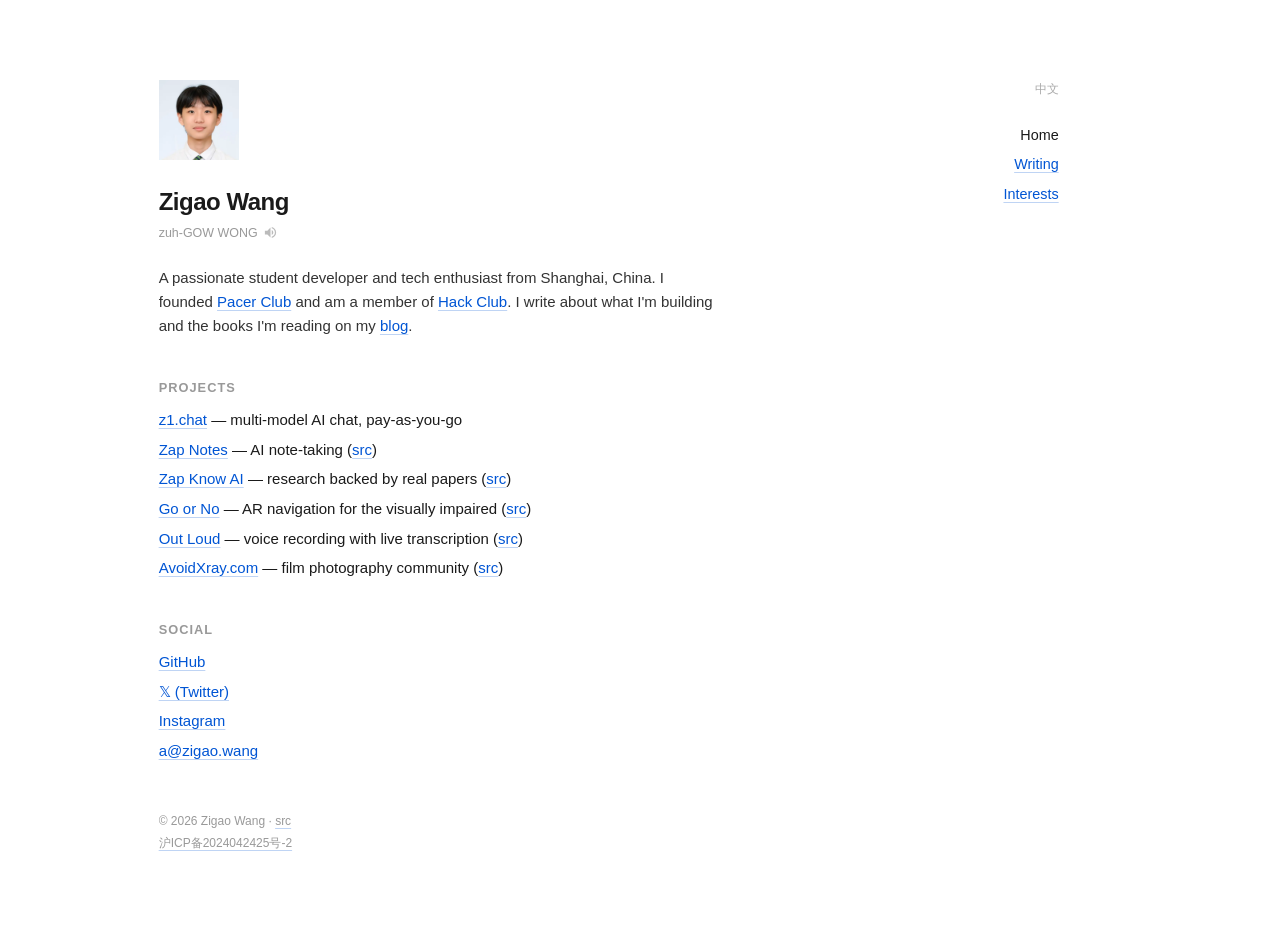
<file: index.html>
<!DOCTYPE html>
<html lang="en">
<head>
  <meta charset="UTF-8">
  <meta name="viewport" content="width=device-width, initial-scale=1.0">
  <title>Zigao Wang</title>
  <link rel="icon" type="image/png" href="/favicon/favicon-96x96.png" sizes="96x96">
  <link rel="icon" type="image/svg+xml" href="/favicon/favicon.svg">
  <link rel="shortcut icon" href="/favicon/favicon.ico">
  <link rel="apple-touch-icon" sizes="180x180" href="/favicon/apple-touch-icon.png">
  <link rel="manifest" href="/favicon/site.webmanifest">
  <link rel="stylesheet" href="styles.css">
  <meta name="description" content="Zigao Wang (王子高) — student developer in Shanghai building z1.chat, Zap Notes, and other apps. Founder of Pacer Club, Hack Club member.">
  <meta property="og:title" content="Zigao Wang — Student Developer in Shanghai">
  <meta property="og:description" content="Building z1.chat, Zap Notes, Go or No, and other apps. Founder of Pacer Club, Hack Club member.">
  <meta property="og:url" content="https://zigao.wang/">
  <meta property="og:type" content="website">
  <meta property="og:image" content="https://zigao.wang/zigao.webp">
  <meta property="og:locale" content="en_US">
  <meta property="og:locale:alternate" content="zh_CN">
  <meta name="twitter:card" content="summary">
  <meta name="twitter:site" content="@zigaow">
  <meta name="twitter:title" content="Zigao Wang — Student Developer in Shanghai">
  <meta name="twitter:description" content="Building z1.chat, Zap Notes, Go or No, and other apps.">
  <meta name="twitter:image" content="https://zigao.wang/zigao.webp">
  <link rel="canonical" href="https://zigao.wang/">
  <link rel="alternate" hreflang="zh" href="https://zigao.wang/zh/">
  <link rel="alternate" hreflang="en" href="https://zigao.wang/">
  <script type="application/ld+json">
  {
    "@context": "https://schema.org",
    "@type": "Person",
    "name": "Zigao Wang",
    "alternateName": "王子高",
    "url": "https://zigao.wang/",
    "image": "https://zigao.wang/zigao.webp",
    "jobTitle": "Student Developer",
    "address": { "@type": "PostalAddress", "addressLocality": "Shanghai", "addressCountry": "China" },
    "email": "mailto:a@zigao.wang",
    "sameAs": [
      "https://github.com/ZigaoWang",
      "https://x.com/zigaow",
      "https://www.instagram.com/zigaowang24/",
      "https://blog.zigao.wang",
      "https://www.linkedin.com/in/zigao-wang/"
    ]
  }
  </script>
  <script async src="https://www.googletagmanager.com/gtag/js?id=G-WPB8T94YE5"></script>
  <script>
    window.dataLayer = window.dataLayer || [];
    function gtag(){dataLayer.push(arguments);}
    gtag('js', new Date());
    gtag('config', 'G-WPB8T94YE5');
  </script>
</head>
<body>
  <div class="page-layout">
    <main>
      <img src="zigao.webp" alt="Zigao Wang" class="profile-img" width="80" height="80">
      <h1>Zigao Wang</h1>
      <span class="pronunciation">zuh-GOW WONG <button class="play-btn" onclick="document.getElementById('name-audio').play()" aria-label="Play name pronunciation"><svg viewBox="0 0 24 24"><path d="M3 9v6h4l5 5V4L7 9H3zm13.5 3c0-1.77-1.02-3.29-2.5-4.03v8.05c1.48-.73 2.5-2.25 2.5-4.02zM14 3.23v2.06c2.89.86 5 3.54 5 6.71s-2.11 5.85-5 6.71v2.06c4.01-.91 7-4.49 7-8.77s-2.99-7.86-7-8.77z"/></svg></button></span>
      <audio id="name-audio" src="pronunciation.mp3" preload="none"></audio>

      <p class="bio">A passionate student developer and tech enthusiast from Shanghai, China. I founded <a href="https://github.com/pacerclub">Pacer Club</a> and am a member of <a href="https://hackclub.com">Hack Club</a>. I write about what I'm building and the books I'm reading on my <a href="https://blog.zigao.wang">blog</a>.</p>

      <section>
        <h2>Projects</h2>
        <ul>
          <li><a href="https://z1.chat">z1.chat</a> — multi-model AI chat, pay-as-you-go</li>
          <li><a href="https://apps.apple.com/us/app/zap-notes/id6740298881">Zap Notes</a> — AI note-taking (<a href="https://github.com/ZigaoWang/ZapNotesApp">src</a>)</li>
          <li><a href="https://apps.apple.com/us/app/zap-know-ai/id6745419831">Zap Know AI</a> — research backed by real papers (<a href="https://github.com/ZigaoWang/ZapKnowAI-iOS">src</a>)</li>
          <li><a href="https://apps.apple.com/us/app/go-or-no/id6744859953">Go or No</a> — AR navigation for the visually impaired (<a href="https://github.com/ZigaoWang/go-or-no">src</a>)</li>
          <li><a href="https://out-loud.app/">Out Loud</a> — voice recording with live transcription (<a href="https://github.com/ZigaoWang/out-loud-app">src</a>)</li>
          <li><a href="https://avoidxray.com/">AvoidXray.com</a> — film photography community (<a href="https://github.com/ZigaoWang/avoidxray.com">src</a>)</li>
        </ul>
      </section>

      <section>
        <h2>Social</h2>
        <ul>
          <li><a href="https://github.com/ZigaoWang">GitHub</a></li>
          <li><a href="https://x.com/zigaow">&#120143; (Twitter)</a></li>
          <li><a href="https://www.instagram.com/zigaowang24/">Instagram</a></li>
          <li><a href="mailto:a@zigao.wang">a@zigao.wang</a></li>
        </ul>
      </section>

      <footer>&copy; 2026 Zigao Wang · <a href="https://github.com/ZigaoWang/zigao.wang_new">src</a><br><a href="https://beian.miit.gov.cn/">沪ICP备2024042425号-2</a></footer>
    </main>

    <aside>
      <div class="lang-toggle"><a href="zh/">中文</a></div>
      <nav class="elsewhere">
        <a href="./" aria-current="page">Home</a>
        <a href="writing/">Writing</a>
        <a href="interests/">Interests</a>
      </nav>
    </aside>
  </div>
</body>
</html>
</file>
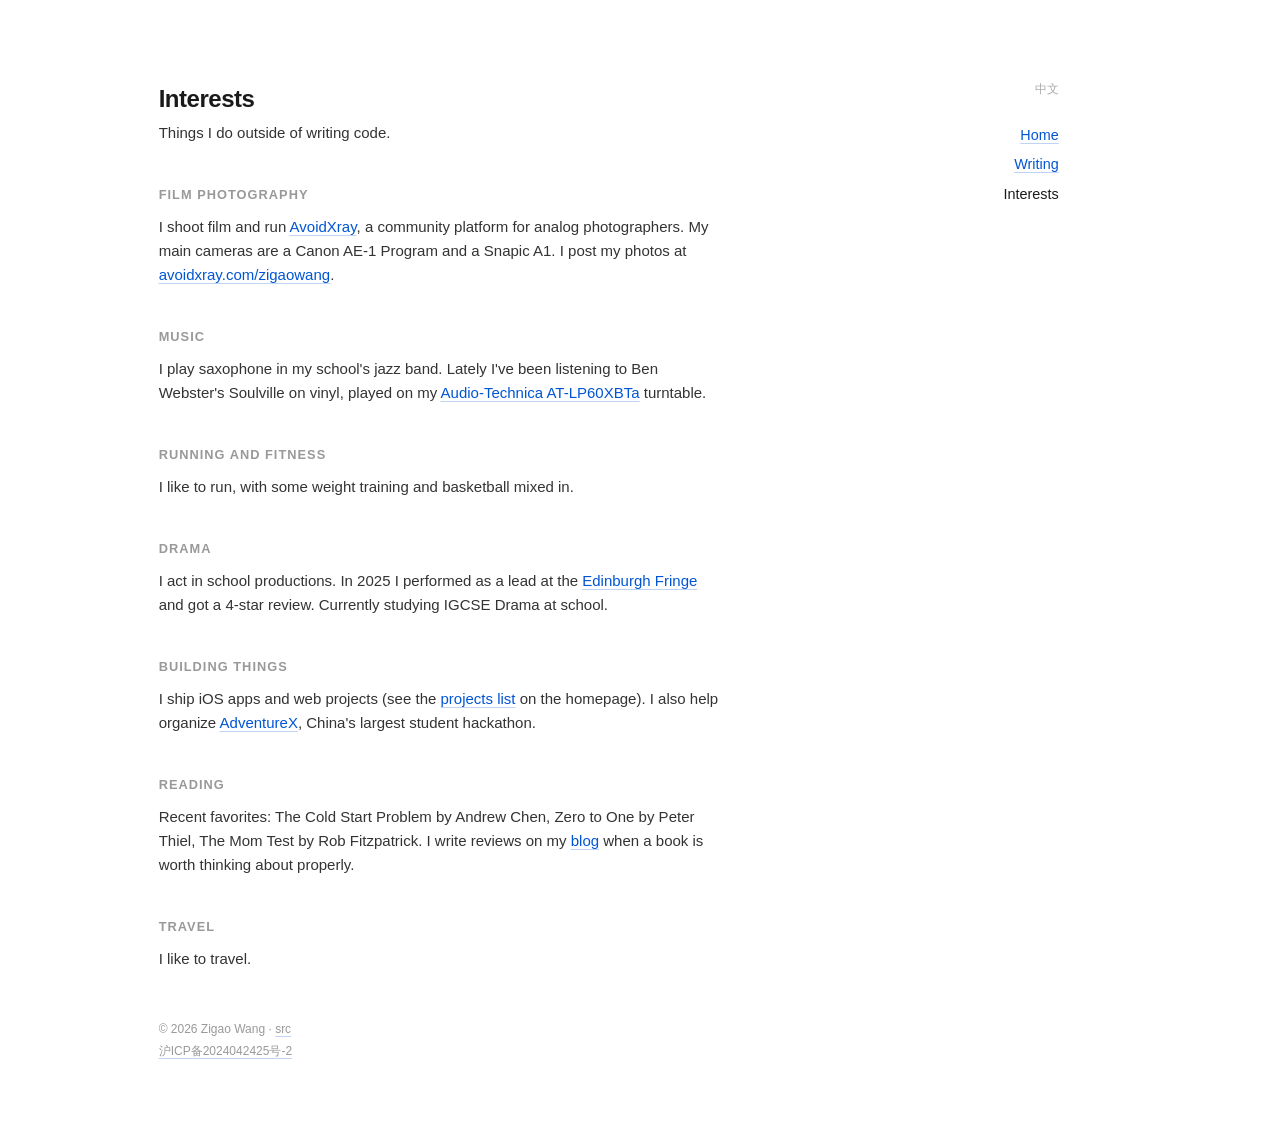
<file: interests/index.html>
<!DOCTYPE html>
<html lang="en">
<head>
  <meta charset="UTF-8">
  <meta name="viewport" content="width=device-width, initial-scale=1.0">
  <title>Interests — Zigao Wang</title>
  <link rel="icon" type="image/png" href="/favicon/favicon-96x96.png" sizes="96x96">
  <link rel="icon" type="image/svg+xml" href="/favicon/favicon.svg">
  <link rel="shortcut icon" href="/favicon/favicon.ico">
  <link rel="apple-touch-icon" sizes="180x180" href="/favicon/apple-touch-icon.png">
  <link rel="manifest" href="/favicon/site.webmanifest">
  <link rel="stylesheet" href="../styles.css">
  <meta name="description" content="Zigao Wang's interests — film photography, saxophone, running, drama, building apps, reading, and travel.">
  <meta property="og:title" content="Interests — Zigao Wang">
  <meta property="og:description" content="Film photography, saxophone, running, drama, building apps, reading, and travel.">
  <meta property="og:url" content="https://zigao.wang/interests/">
  <meta property="og:type" content="website">
  <meta name="twitter:card" content="summary">
  <meta name="twitter:site" content="@zigaow">
  <link rel="canonical" href="https://zigao.wang/interests/">
  <link rel="alternate" hreflang="zh" href="https://zigao.wang/zh/interests/">
  <link rel="alternate" hreflang="en" href="https://zigao.wang/interests/">
  <script async src="https://www.googletagmanager.com/gtag/js?id=G-WPB8T94YE5"></script>
  <script>
    window.dataLayer = window.dataLayer || [];
    function gtag(){dataLayer.push(arguments);}
    gtag('js', new Date());
    gtag('config', 'G-WPB8T94YE5');
  </script>
</head>
<body>
  <div class="page-layout">
    <main>
      <h1>Interests</h1>

      <p class="bio">Things I do outside of writing code.</p>

      <section>
        <h2>Film photography</h2>
        <p>I shoot film and run <a href="https://avoidxray.com">AvoidXray</a>, a community platform for analog photographers. My main cameras are a Canon AE-1 Program and a Snapic A1. I post my photos at <a href="https://avoidxray.com/zigaowang">avoidxray.com/zigaowang</a>.</p>
      </section>

      <section>
        <h2>Music</h2>
        <p>I play saxophone in my school's jazz band. Lately I've been listening to Ben Webster's Soulville on vinyl, played on my <a href="https://www.audio-technica.com.hk/index.php?op=productdetails&pid=1459&cid=30&sid=52&lang=eng">Audio-Technica AT-LP60XBTa</a> turntable.</p>
      </section>

      <section>
        <h2>Running and fitness</h2>
        <p>I like to run, with some weight training and basketball mixed in.</p>
      </section>

      <section>
        <h2>Drama</h2>
        <p>I act in school productions. In 2025 I performed as a lead at the <a href="https://www.edfringe.com">Edinburgh Fringe</a> and got a 4-star review. Currently studying IGCSE Drama at school.</p>
      </section>

      <section>
        <h2>Building things</h2>
        <p>I ship iOS apps and web projects (see the <a href="../">projects list</a> on the homepage). I also help organize <a href="https://adventure-x.org">AdventureX</a>, China's largest student hackathon.</p>
      </section>

      <section>
        <h2>Reading</h2>
        <p>Recent favorites: The Cold Start Problem by Andrew Chen, Zero to One by Peter Thiel, The Mom Test by Rob Fitzpatrick. I write reviews on my <a href="https://blog.zigao.wang">blog</a> when a book is worth thinking about properly.</p>
      </section>

      <section>
        <h2>Travel</h2>
        <p>I like to travel.</p>
      </section>

      <footer>&copy; 2026 Zigao Wang · <a href="https://github.com/ZigaoWang/zigao.wang_new">src</a><br><a href="https://beian.miit.gov.cn/">沪ICP备2024042425号-2</a></footer>
    </main>

    <aside>
      <div class="lang-toggle"><a href="../zh/interests/">中文</a></div>
      <nav class="elsewhere">
        <a href="../">Home</a>
        <a href="../writing/">Writing</a>
        <a href="../interests/" aria-current="page">Interests</a>
      </nav>
    </aside>
  </div>
</body>
</html>
</file>
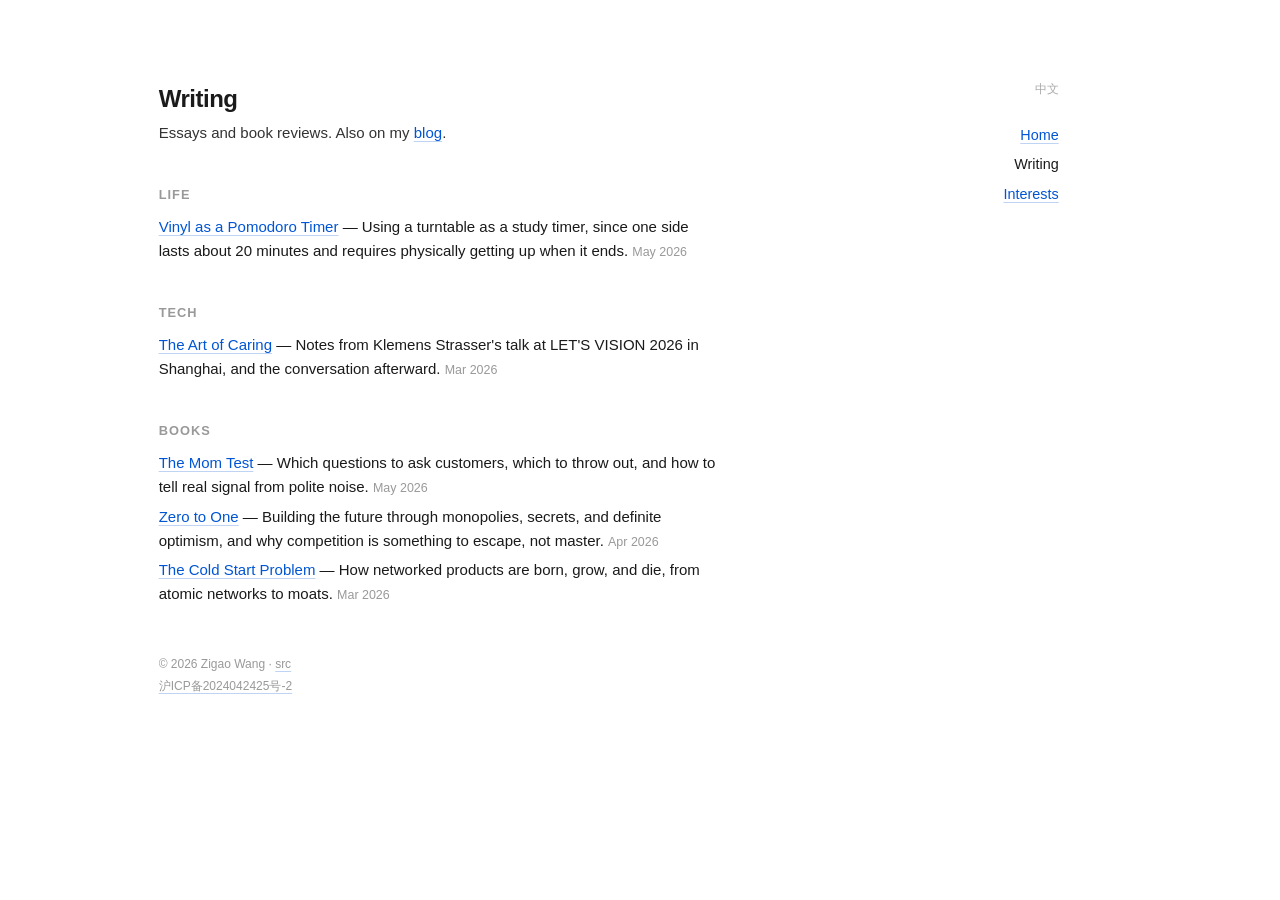
<file: writing/index.html>
<!DOCTYPE html>
<html lang="en">
<head>
  <meta charset="UTF-8">
  <meta name="viewport" content="width=device-width, initial-scale=1.0">
  <title>Writing — Zigao Wang</title>
  <link rel="icon" type="image/png" href="/favicon/favicon-96x96.png" sizes="96x96">
  <link rel="icon" type="image/svg+xml" href="/favicon/favicon.svg">
  <link rel="shortcut icon" href="/favicon/favicon.ico">
  <link rel="apple-touch-icon" sizes="180x180" href="/favicon/apple-touch-icon.png">
  <link rel="manifest" href="/favicon/site.webmanifest">
  <link rel="stylesheet" href="../styles.css">
  <meta name="description" content="Essays and book reviews by Zigao Wang — on life, tech, and the books worth thinking about.">
  <meta property="og:title" content="Writing — Zigao Wang">
  <meta property="og:description" content="Essays and book reviews on life, tech, and the books worth thinking about.">
  <meta property="og:url" content="https://zigao.wang/writing/">
  <meta property="og:type" content="website">
  <meta name="twitter:card" content="summary">
  <meta name="twitter:site" content="@zigaow">
  <link rel="canonical" href="https://zigao.wang/writing/">
  <link rel="alternate" hreflang="zh" href="https://zigao.wang/zh/writing/">
  <link rel="alternate" hreflang="en" href="https://zigao.wang/writing/">
  <script async src="https://www.googletagmanager.com/gtag/js?id=G-WPB8T94YE5"></script>
  <script>
    window.dataLayer = window.dataLayer || [];
    function gtag(){dataLayer.push(arguments);}
    gtag('js', new Date());
    gtag('config', 'G-WPB8T94YE5');
  </script>
</head>
<body>
  <div class="page-layout">
    <main>
      <h1>Writing</h1>

      <p class="bio">Essays and book reviews. Also on my <a href="https://blog.zigao.wang">blog</a>.</p>

      <section>
        <h2>Life</h2>
        <ul>
          <li><a href="https://blog.zigao.wang/blog/vinyl-as-a-pomodoro-timer/">Vinyl as a Pomodoro Timer</a> — Using a turntable as a study timer, since one side lasts about 20 minutes and requires physically getting up when it ends. <span class="date">May 2026</span></li>
        </ul>
      </section>

      <section>
        <h2>Tech</h2>
        <ul>
          <li><a href="https://blog.zigao.wang/blog/klemens-strasser-talk/">The Art of Caring</a> — Notes from Klemens Strasser's talk at LET'S VISION 2026 in Shanghai, and the conversation afterward. <span class="date">Mar 2026</span></li>
        </ul>
      </section>

      <section>
        <h2>Books</h2>
        <ul>
          <li><a href="https://blog.zigao.wang/blog/the-mom-test/">The Mom Test</a> — Which questions to ask customers, which to throw out, and how to tell real signal from polite noise. <span class="date">May 2026</span></li>
          <li><a href="https://blog.zigao.wang/blog/zero-to-one/">Zero to One</a> — Building the future through monopolies, secrets, and definite optimism, and why competition is something to escape, not master. <span class="date">Apr 2026</span></li>
          <li><a href="https://blog.zigao.wang/blog/the-cold-start-problem/">The Cold Start Problem</a> — How networked products are born, grow, and die, from atomic networks to moats. <span class="date">Mar 2026</span></li>
        </ul>
      </section>

      <footer>&copy; 2026 Zigao Wang · <a href="https://github.com/ZigaoWang/zigao.wang_new">src</a><br><a href="https://beian.miit.gov.cn/">沪ICP备2024042425号-2</a></footer>
    </main>

    <aside>
      <div class="lang-toggle"><a href="../zh/writing/">中文</a></div>
      <nav class="elsewhere">
        <a href="../">Home</a>
        <a href="../writing/" aria-current="page">Writing</a>
        <a href="../interests/">Interests</a>
      </nav>
    </aside>
  </div>
</body>
</html>
</file>
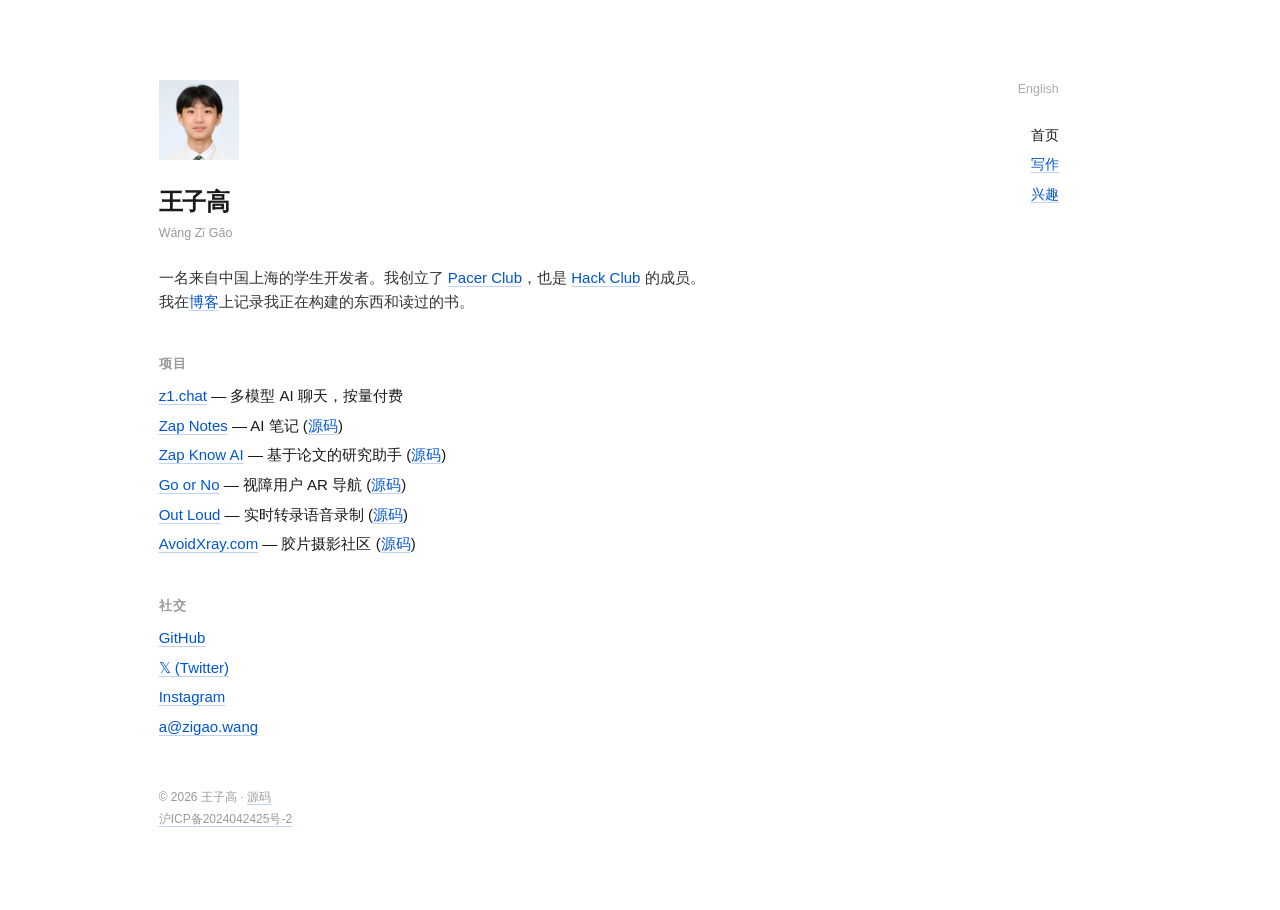
<file: zh/index.html>
<!DOCTYPE html>
<html lang="zh-CN">
<head>
  <meta charset="UTF-8">
  <meta name="viewport" content="width=device-width, initial-scale=1.0">
  <title>王子高</title>
  <link rel="icon" type="image/png" href="/favicon/favicon-96x96.png" sizes="96x96">
  <link rel="icon" type="image/svg+xml" href="/favicon/favicon.svg">
  <link rel="shortcut icon" href="/favicon/favicon.ico">
  <link rel="apple-touch-icon" sizes="180x180" href="/favicon/apple-touch-icon.png">
  <link rel="manifest" href="/favicon/site.webmanifest">
  <link rel="stylesheet" href="../styles.css">
  <meta name="description" content="王子高 — 上海学生开发者，构建 z1.chat、Zap Notes 等应用。Pacer Club 创始人，Hack Club 成员。">
  <meta property="og:title" content="王子高 — 上海学生开发者">
  <meta property="og:description" content="构建 z1.chat、Zap Notes、Go or No 等应用。Pacer Club 创始人，Hack Club 成员。">
  <meta property="og:url" content="https://zigao.wang/zh/">
  <meta property="og:type" content="website">
  <meta property="og:image" content="https://zigao.wang/zigao.webp">
  <meta property="og:locale" content="zh_CN">
  <meta property="og:locale:alternate" content="en_US">
  <meta name="twitter:card" content="summary">
  <meta name="twitter:site" content="@zigaow">
  <meta name="twitter:title" content="王子高 — 上海学生开发者">
  <meta name="twitter:image" content="https://zigao.wang/zigao.webp">
  <link rel="canonical" href="https://zigao.wang/zh/">
  <link rel="alternate" hreflang="en" href="https://zigao.wang/">
  <link rel="alternate" hreflang="zh" href="https://zigao.wang/zh/">
  <script async src="https://www.googletagmanager.com/gtag/js?id=G-WPB8T94YE5"></script>
  <script>
    window.dataLayer = window.dataLayer || [];
    function gtag(){dataLayer.push(arguments);}
    gtag('js', new Date());
    gtag('config', 'G-WPB8T94YE5');
  </script>
</head>
<body>
  <div class="page-layout">
    <main>
      <img src="../zigao.webp" alt="王子高" class="profile-img" width="80" height="80">
      <h1>王子高</h1>
      <span class="pronunciation">Wáng Zǐ Gāo</span>

      <p class="bio">一名来自中国上海的学生开发者。我创立了 <a href="https://github.com/pacerclub">Pacer Club</a>，也是 <a href="https://hackclub.com">Hack Club</a> 的成员。我在<a href="https://blog.zigao.wang">博客</a>上记录我正在构建的东西和读过的书。</p>

      <section>
        <h2>项目</h2>
        <ul>
          <li><a href="https://z1.chat">z1.chat</a> — 多模型 AI 聊天，按量付费</li>
          <li><a href="https://apps.apple.com/us/app/zap-notes/id6740298881">Zap Notes</a> — AI 笔记 (<a href="https://github.com/ZigaoWang/ZapNotesApp">源码</a>)</li>
          <li><a href="https://apps.apple.com/us/app/zap-know-ai/id6745419831">Zap Know AI</a> — 基于论文的研究助手 (<a href="https://github.com/ZigaoWang/ZapKnowAI-iOS">源码</a>)</li>
          <li><a href="https://apps.apple.com/us/app/go-or-no/id6744859953">Go or No</a> — 视障用户 AR 导航 (<a href="https://github.com/ZigaoWang/go-or-no">源码</a>)</li>
          <li><a href="https://out-loud.app/">Out Loud</a> — 实时转录语音录制 (<a href="https://github.com/ZigaoWang/out-loud-app">源码</a>)</li>
          <li><a href="https://avoidxray.com/">AvoidXray.com</a> — 胶片摄影社区 (<a href="https://github.com/ZigaoWang/avoidxray.com">源码</a>)</li>
        </ul>
      </section>

      <section>
        <h2>社交</h2>
        <ul>
          <li><a href="https://github.com/ZigaoWang">GitHub</a></li>
          <li><a href="https://x.com/zigaow">&#120143; (Twitter)</a></li>
          <li><a href="https://www.instagram.com/zigaowang24/">Instagram</a></li>
          <li><a href="mailto:a@zigao.wang">a@zigao.wang</a></li>
        </ul>
      </section>

      <footer>&copy; 2026 王子高 · <a href="https://github.com/ZigaoWang/zigao.wang_new">源码</a><br><a href="https://beian.miit.gov.cn/">沪ICP备2024042425号-2</a></footer>
    </main>

    <aside>
      <div class="lang-toggle"><a href="../">English</a></div>
      <nav class="elsewhere">
        <a href="./" aria-current="page">首页</a>
        <a href="writing/">写作</a>
        <a href="interests/">兴趣</a>
      </nav>
    </aside>
  </div>
</body>
</html>
</file>
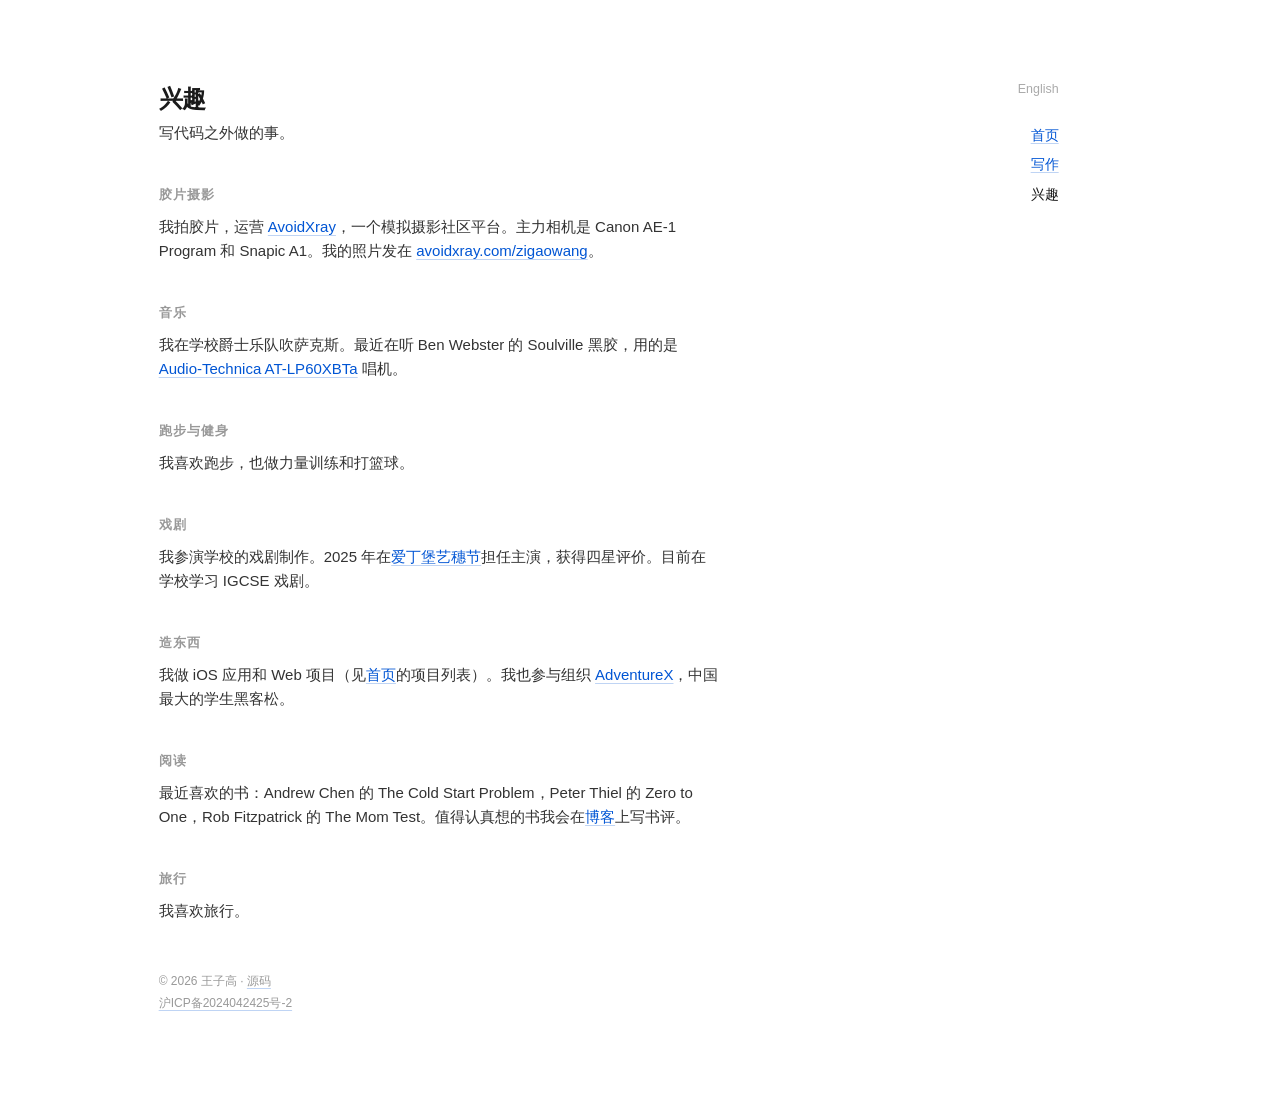
<file: zh/interests/index.html>
<!DOCTYPE html>
<html lang="zh-CN">
<head>
  <meta charset="UTF-8">
  <meta name="viewport" content="width=device-width, initial-scale=1.0">
  <title>兴趣 — 王子高</title>
  <link rel="icon" type="image/png" href="/favicon/favicon-96x96.png" sizes="96x96">
  <link rel="icon" type="image/svg+xml" href="/favicon/favicon.svg">
  <link rel="shortcut icon" href="/favicon/favicon.ico">
  <link rel="apple-touch-icon" sizes="180x180" href="/favicon/apple-touch-icon.png">
  <link rel="manifest" href="/favicon/site.webmanifest">
  <link rel="stylesheet" href="../../styles.css">
  <meta name="description" content="王子高的兴趣爱好 — 胶片摄影、萨克斯、跑步、戏剧、造东西、阅读和旅行。">
  <meta property="og:title" content="兴趣 — 王子高">
  <meta property="og:description" content="胶片摄影、萨克斯、跑步、戏剧、造东西、阅读和旅行。">
  <meta property="og:url" content="https://zigao.wang/zh/interests/">
  <meta property="og:type" content="website">
  <meta property="og:locale" content="zh_CN">
  <link rel="canonical" href="https://zigao.wang/zh/interests/">
  <link rel="alternate" hreflang="en" href="https://zigao.wang/interests/">
  <link rel="alternate" hreflang="zh" href="https://zigao.wang/zh/interests/">
  <script async src="https://www.googletagmanager.com/gtag/js?id=G-WPB8T94YE5"></script>
  <script>
    window.dataLayer = window.dataLayer || [];
    function gtag(){dataLayer.push(arguments);}
    gtag('js', new Date());
    gtag('config', 'G-WPB8T94YE5');
  </script>
</head>
<body>
  <div class="page-layout">
    <main>
      <h1>兴趣</h1>

      <p class="bio">写代码之外做的事。</p>

      <section>
        <h2>胶片摄影</h2>
        <p>我拍胶片，运营 <a href="https://avoidxray.com">AvoidXray</a>，一个模拟摄影社区平台。主力相机是 Canon AE-1 Program 和 Snapic A1。我的照片发在 <a href="https://avoidxray.com/zigaowang">avoidxray.com/zigaowang</a>。</p>
      </section>

      <section>
        <h2>音乐</h2>
        <p>我在学校爵士乐队吹萨克斯。最近在听 Ben Webster 的 Soulville 黑胶，用的是 <a href="https://www.audio-technica.com.hk/index.php?op=productdetails&pid=1459&cid=30&sid=52&lang=eng">Audio-Technica AT-LP60XBTa</a> 唱机。</p>
      </section>

      <section>
        <h2>跑步与健身</h2>
        <p>我喜欢跑步，也做力量训练和打篮球。</p>
      </section>

      <section>
        <h2>戏剧</h2>
        <p>我参演学校的戏剧制作。2025 年在<a href="https://www.edfringe.com">爱丁堡艺穗节</a>担任主演，获得四星评价。目前在学校学习 IGCSE 戏剧。</p>
      </section>

      <section>
        <h2>造东西</h2>
        <p>我做 iOS 应用和 Web 项目（见<a href="zh.html">首页</a>的项目列表）。我也参与组织 <a href="https://adventure-x.org">AdventureX</a>，中国最大的学生黑客松。</p>
      </section>

      <section>
        <h2>阅读</h2>
        <p>最近喜欢的书：Andrew Chen 的 The Cold Start Problem，Peter Thiel 的 Zero to One，Rob Fitzpatrick 的 The Mom Test。值得认真想的书我会在<a href="https://blog.zigao.wang">博客</a>上写书评。</p>
      </section>

      <section>
        <h2>旅行</h2>
        <p>我喜欢旅行。</p>
      </section>

      <footer>&copy; 2026 王子高 · <a href="https://github.com/ZigaoWang/zigao.wang_new">源码</a><br><a href="https://beian.miit.gov.cn/">沪ICP备2024042425号-2</a></footer>
    </main>

    <aside>
      <div class="lang-toggle"><a href="../../interests/">English</a></div>
      <nav class="elsewhere">
        <a href="../">首页</a>
        <a href="../writing/">写作</a>
        <a href="../interests/" aria-current="page">兴趣</a>
      </nav>
    </aside>
  </div>
</body>
</html>
</file>
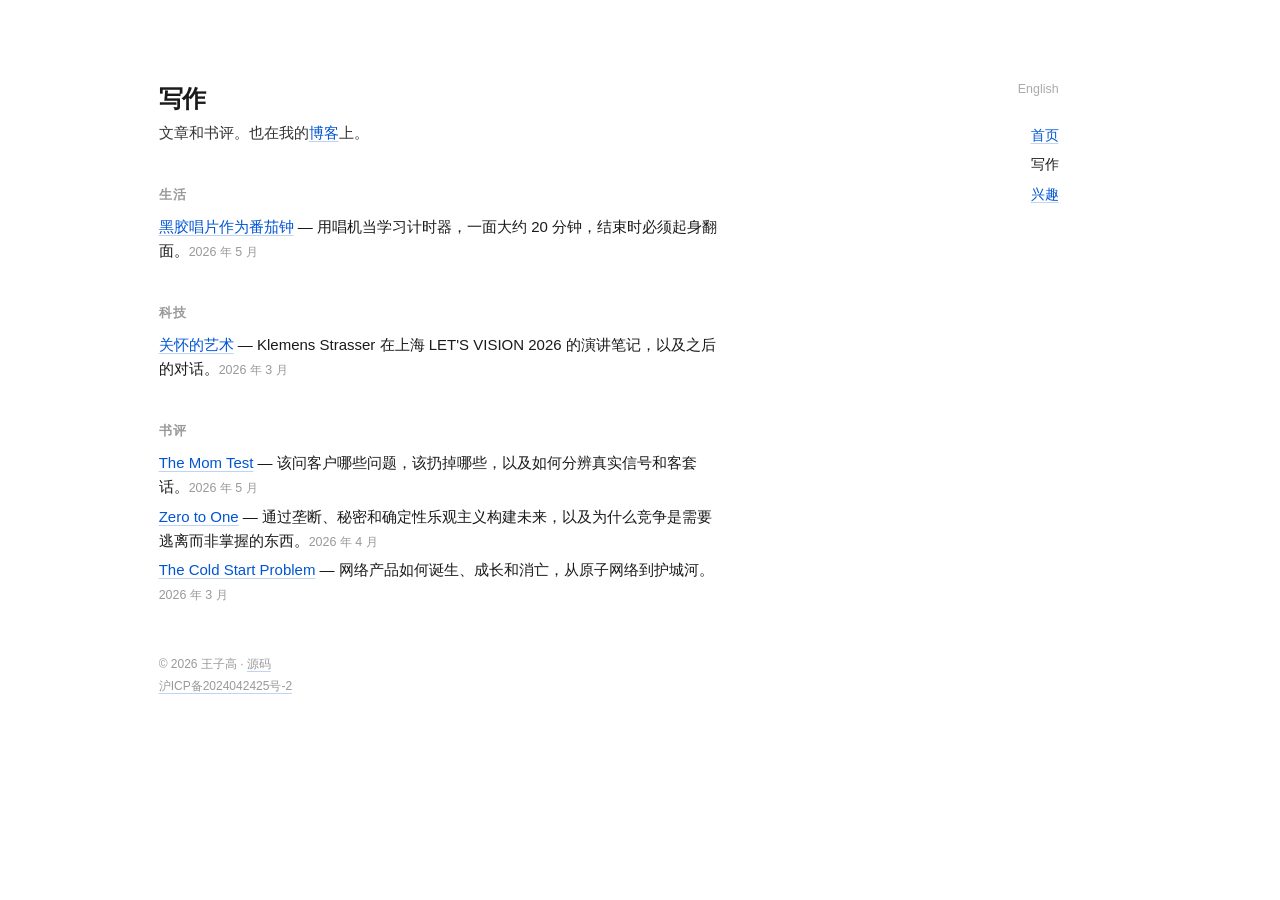
<file: zh/writing/index.html>
<!DOCTYPE html>
<html lang="zh-CN">
<head>
  <meta charset="UTF-8">
  <meta name="viewport" content="width=device-width, initial-scale=1.0">
  <title>写作 — 王子高</title>
  <link rel="icon" type="image/png" href="/favicon/favicon-96x96.png" sizes="96x96">
  <link rel="icon" type="image/svg+xml" href="/favicon/favicon.svg">
  <link rel="shortcut icon" href="/favicon/favicon.ico">
  <link rel="apple-touch-icon" sizes="180x180" href="/favicon/apple-touch-icon.png">
  <link rel="manifest" href="/favicon/site.webmanifest">
  <link rel="stylesheet" href="../../styles.css">
  <meta name="description" content="王子高的文章和书评 — 关于生活、科技和值得深思的书。">
  <meta property="og:title" content="写作 — 王子高">
  <meta property="og:description" content="关于生活、科技和值得深思的书。">
  <meta property="og:url" content="https://zigao.wang/zh/writing/">
  <meta property="og:type" content="website">
  <meta property="og:locale" content="zh_CN">
  <link rel="canonical" href="https://zigao.wang/zh/writing/">
  <link rel="alternate" hreflang="en" href="https://zigao.wang/writing/">
  <link rel="alternate" hreflang="zh" href="https://zigao.wang/zh/writing/">
  <script async src="https://www.googletagmanager.com/gtag/js?id=G-WPB8T94YE5"></script>
  <script>
    window.dataLayer = window.dataLayer || [];
    function gtag(){dataLayer.push(arguments);}
    gtag('js', new Date());
    gtag('config', 'G-WPB8T94YE5');
  </script>
</head>
<body>
  <div class="page-layout">
    <main>
      <h1>写作</h1>

      <p class="bio">文章和书评。也在我的<a href="https://blog.zigao.wang">博客</a>上。</p>

      <section>
        <h2>生活</h2>
        <ul>
          <li><a href="https://blog.zigao.wang/blog/vinyl-as-a-pomodoro-timer/">黑胶唱片作为番茄钟</a> — 用唱机当学习计时器，一面大约 20 分钟，结束时必须起身翻面。<span class="date">2026 年 5 月</span></li>
        </ul>
      </section>

      <section>
        <h2>科技</h2>
        <ul>
          <li><a href="https://blog.zigao.wang/blog/klemens-strasser-talk/">关怀的艺术</a> — Klemens Strasser 在上海 LET'S VISION 2026 的演讲笔记，以及之后的对话。<span class="date">2026 年 3 月</span></li>
        </ul>
      </section>

      <section>
        <h2>书评</h2>
        <ul>
          <li><a href="https://blog.zigao.wang/blog/the-mom-test/">The Mom Test</a> — 该问客户哪些问题，该扔掉哪些，以及如何分辨真实信号和客套话。<span class="date">2026 年 5 月</span></li>
          <li><a href="https://blog.zigao.wang/blog/zero-to-one/">Zero to One</a> — 通过垄断、秘密和确定性乐观主义构建未来，以及为什么竞争是需要逃离而非掌握的东西。<span class="date">2026 年 4 月</span></li>
          <li><a href="https://blog.zigao.wang/blog/the-cold-start-problem/">The Cold Start Problem</a> — 网络产品如何诞生、成长和消亡，从原子网络到护城河。<span class="date">2026 年 3 月</span></li>
        </ul>
      </section>

      <footer>&copy; 2026 王子高 · <a href="https://github.com/ZigaoWang/zigao.wang_new">源码</a><br><a href="https://beian.miit.gov.cn/">沪ICP备2024042425号-2</a></footer>
    </main>

    <aside>
      <div class="lang-toggle"><a href="../../writing/">English</a></div>
      <nav class="elsewhere">
        <a href="../">首页</a>
        <a href="../writing/" aria-current="page">写作</a>
        <a href="../interests/">兴趣</a>
      </nav>
    </aside>
  </div>
</body>
</html>
</file>
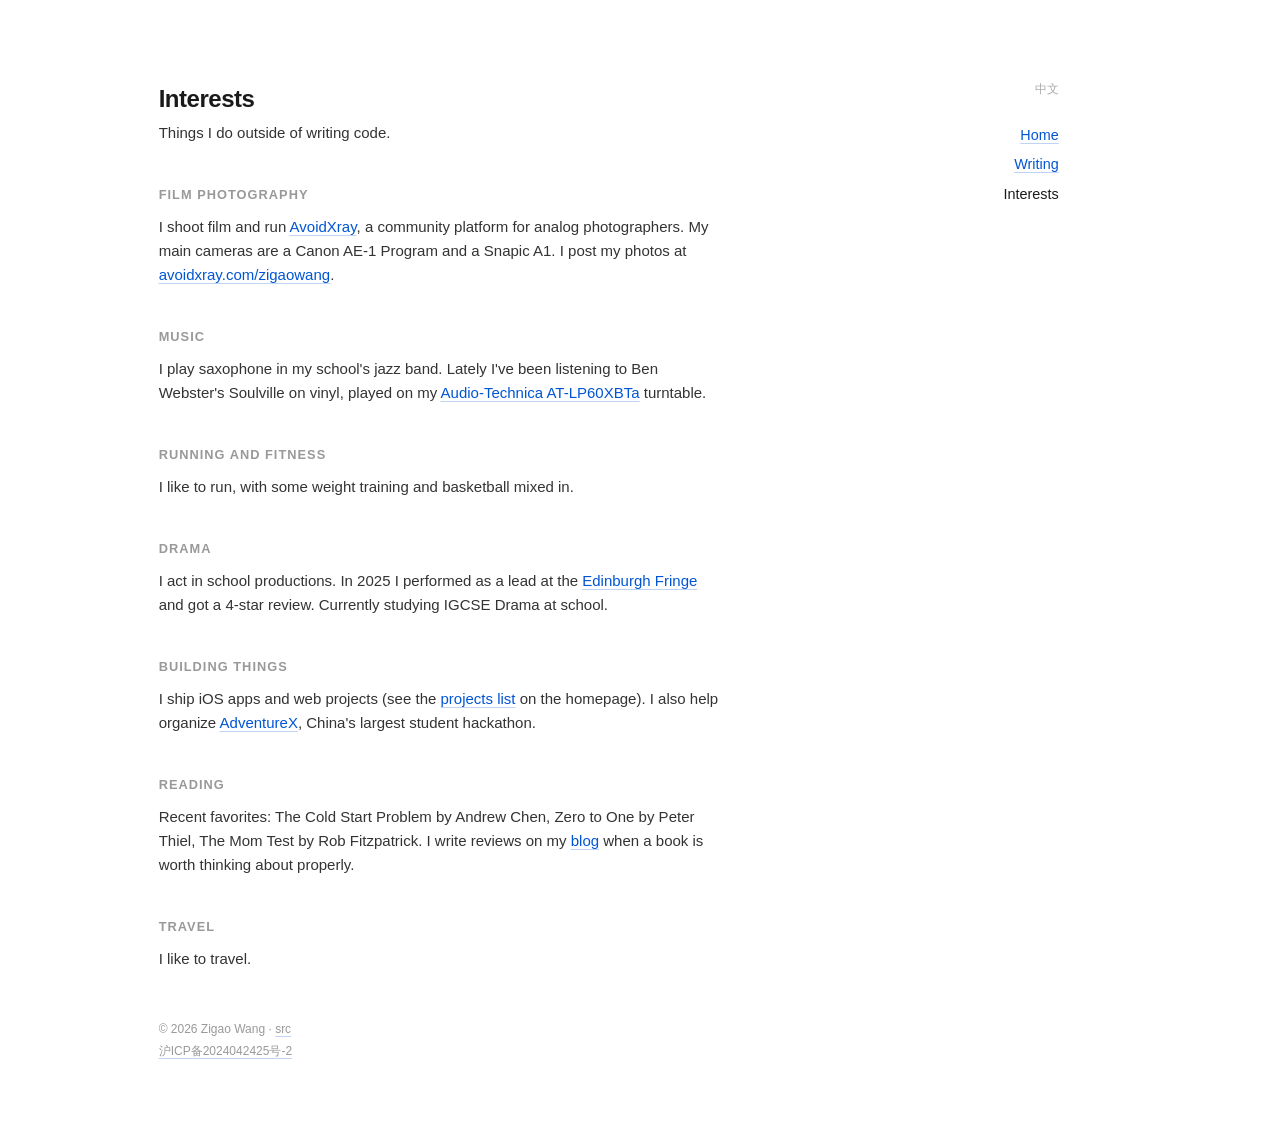
<file: interests.html>
<!DOCTYPE html>
<html lang="en">
<head>
  <meta charset="UTF-8">
  <meta name="viewport" content="width=device-width, initial-scale=1.0">
  <title>Interests — Zigao Wang</title>
  <link rel="icon" type="image/png" href="/favicon/favicon-96x96.png" sizes="96x96">
  <link rel="icon" type="image/svg+xml" href="/favicon/favicon.svg">
  <link rel="shortcut icon" href="/favicon/favicon.ico">
  <link rel="apple-touch-icon" sizes="180x180" href="/favicon/apple-touch-icon.png">
  <link rel="manifest" href="/favicon/site.webmanifest">
  <link rel="stylesheet" href="styles.css">
  <meta name="description" content="Zigao Wang's interests — film photography, music, running, drama, reading, travel.">
  <script async src="https://www.googletagmanager.com/gtag/js?id=G-WPB8T94YE5"></script>
  <script>
    window.dataLayer = window.dataLayer || [];
    function gtag(){dataLayer.push(arguments);}
    gtag('js', new Date());
    gtag('config', 'G-WPB8T94YE5');
  </script>
</head>
<body>
  <div class="page-layout">
    <main>
      <h1>Interests</h1>

      <p class="bio">Things I do outside of writing code.</p>

      <section>
        <h2>Film photography</h2>
        <p>I shoot film and run <a href="https://avoidxray.com">AvoidXray</a>, a community platform for analog photographers. My main cameras are a Canon AE-1 Program and a Snapic A1. I post my photos at <a href="https://avoidxray.com/zigaowang">avoidxray.com/zigaowang</a>.</p>
      </section>

      <section>
        <h2>Music</h2>
        <p>I play saxophone in my school's jazz band. Lately I've been listening to Ben Webster's Soulville on vinyl, played on my <a href="https://www.audio-technica.com.hk/index.php?op=productdetails&pid=1459&cid=30&sid=52&lang=eng">Audio-Technica AT-LP60XBTa</a> turntable.</p>
      </section>

      <section>
        <h2>Running and fitness</h2>
        <p>I like to run, with some weight training and basketball mixed in.</p>
      </section>

      <section>
        <h2>Drama</h2>
        <p>I act in school productions. In 2025 I performed as a lead at the <a href="https://www.edfringe.com">Edinburgh Fringe</a> and got a 4-star review. Currently studying IGCSE Drama at school.</p>
      </section>

      <section>
        <h2>Building things</h2>
        <p>I ship iOS apps and web projects (see the <a href="index.html">projects list</a> on the homepage). I also help organize <a href="https://adventure-x.org">AdventureX</a>, China's largest student hackathon.</p>
      </section>

      <section>
        <h2>Reading</h2>
        <p>Recent favorites: The Cold Start Problem by Andrew Chen, Zero to One by Peter Thiel, The Mom Test by Rob Fitzpatrick. I write reviews on my <a href="https://blog.zigao.wang">blog</a> when a book is worth thinking about properly.</p>
      </section>

      <section>
        <h2>Travel</h2>
        <p>I like to travel.</p>
      </section>

      <footer>&copy; 2026 Zigao Wang · <a href="https://github.com/ZigaoWang/zigao.wang_new">src</a><br><a href="https://beian.miit.gov.cn/">沪ICP备2024042425号-2</a></footer>
    </main>

    <aside>
      <div class="lang-toggle"><a href="zh-interests.html">中文</a></div>
      <nav class="elsewhere">
        <a href="index.html">Home</a>
        <a href="writing.html">Writing</a>
        <a href="interests.html" aria-current="page">Interests</a>
      </nav>
    </aside>
  </div>
</body>
</html>
</file>
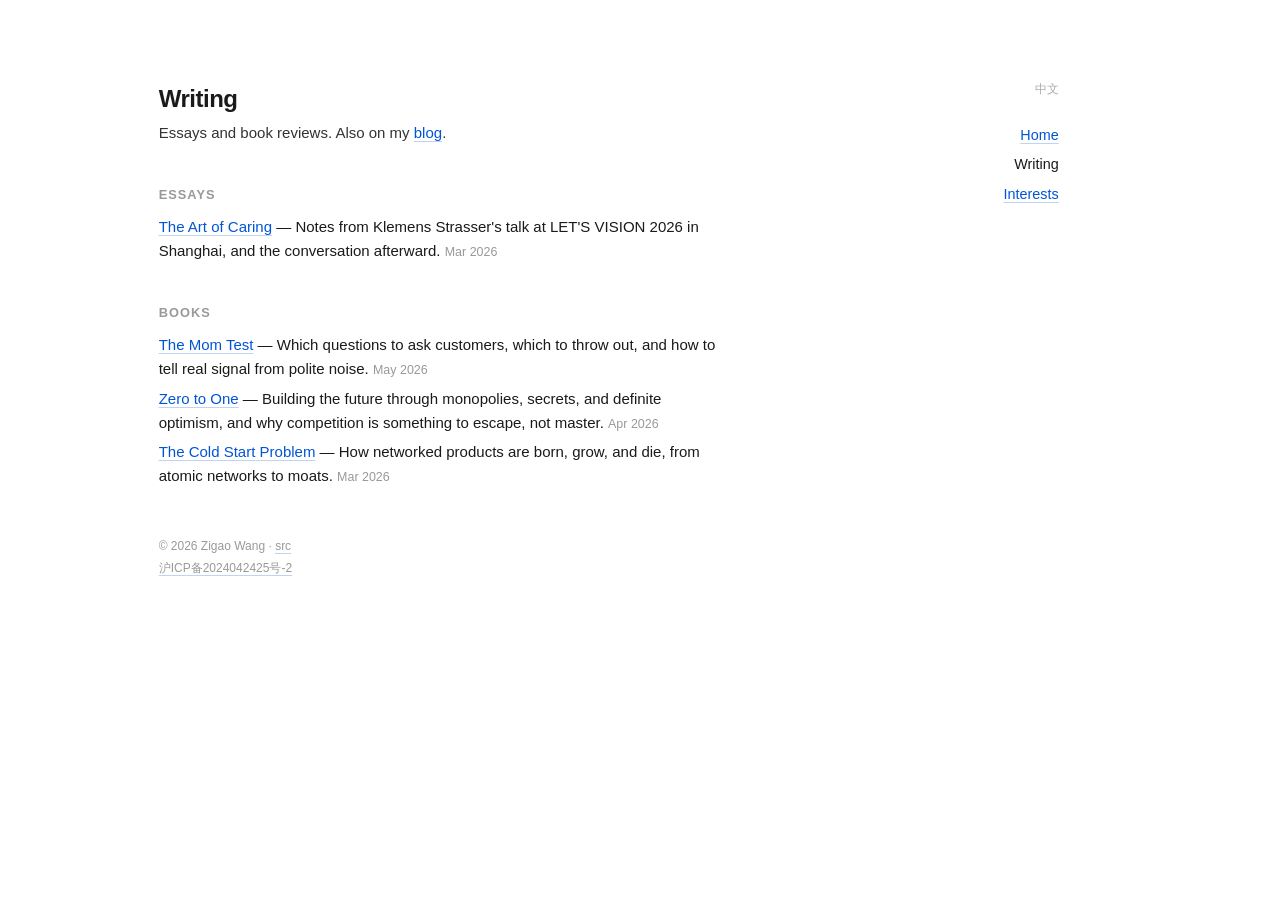
<file: writing.html>
<!DOCTYPE html>
<html lang="en">
<head>
  <meta charset="UTF-8">
  <meta name="viewport" content="width=device-width, initial-scale=1.0">
  <title>Writing — Zigao Wang</title>
  <link rel="icon" type="image/png" href="/favicon/favicon-96x96.png" sizes="96x96">
  <link rel="icon" type="image/svg+xml" href="/favicon/favicon.svg">
  <link rel="shortcut icon" href="/favicon/favicon.ico">
  <link rel="apple-touch-icon" sizes="180x180" href="/favicon/apple-touch-icon.png">
  <link rel="manifest" href="/favicon/site.webmanifest">
  <link rel="stylesheet" href="styles.css">
  <meta name="description" content="Writing and book reviews by Zigao Wang.">
  <script async src="https://www.googletagmanager.com/gtag/js?id=G-WPB8T94YE5"></script>
  <script>
    window.dataLayer = window.dataLayer || [];
    function gtag(){dataLayer.push(arguments);}
    gtag('js', new Date());
    gtag('config', 'G-WPB8T94YE5');
  </script>
</head>
<body>
  <div class="page-layout">
    <main>
      <h1>Writing</h1>

      <p class="bio">Essays and book reviews. Also on my <a href="https://blog.zigao.wang">blog</a>.</p>

      <section>
        <h2>Essays</h2>
        <ul>
          <li><a href="https://blog.zigao.wang/blog/klemens-strasser-talk/">The Art of Caring</a> — Notes from Klemens Strasser's talk at LET'S VISION 2026 in Shanghai, and the conversation afterward. <span class="date">Mar 2026</span></li>
        </ul>
      </section>

      <section>
        <h2>Books</h2>
        <ul>
          <li><a href="https://blog.zigao.wang/blog/the-mom-test/">The Mom Test</a> — Which questions to ask customers, which to throw out, and how to tell real signal from polite noise. <span class="date">May 2026</span></li>
          <li><a href="https://blog.zigao.wang/blog/zero-to-one/">Zero to One</a> — Building the future through monopolies, secrets, and definite optimism, and why competition is something to escape, not master. <span class="date">Apr 2026</span></li>
          <li><a href="https://blog.zigao.wang/blog/the-cold-start-problem/">The Cold Start Problem</a> — How networked products are born, grow, and die, from atomic networks to moats. <span class="date">Mar 2026</span></li>
        </ul>
      </section>

      <footer>&copy; 2026 Zigao Wang · <a href="https://github.com/ZigaoWang/zigao.wang_new">src</a><br><a href="https://beian.miit.gov.cn/">沪ICP备2024042425号-2</a></footer>
    </main>

    <aside>
      <div class="lang-toggle"><a href="zh-writing.html">中文</a></div>
      <nav class="elsewhere">
        <a href="index.html">Home</a>
        <a href="writing.html" aria-current="page">Writing</a>
        <a href="interests.html">Interests</a>
      </nav>
    </aside>
  </div>
</body>
</html>
</file>
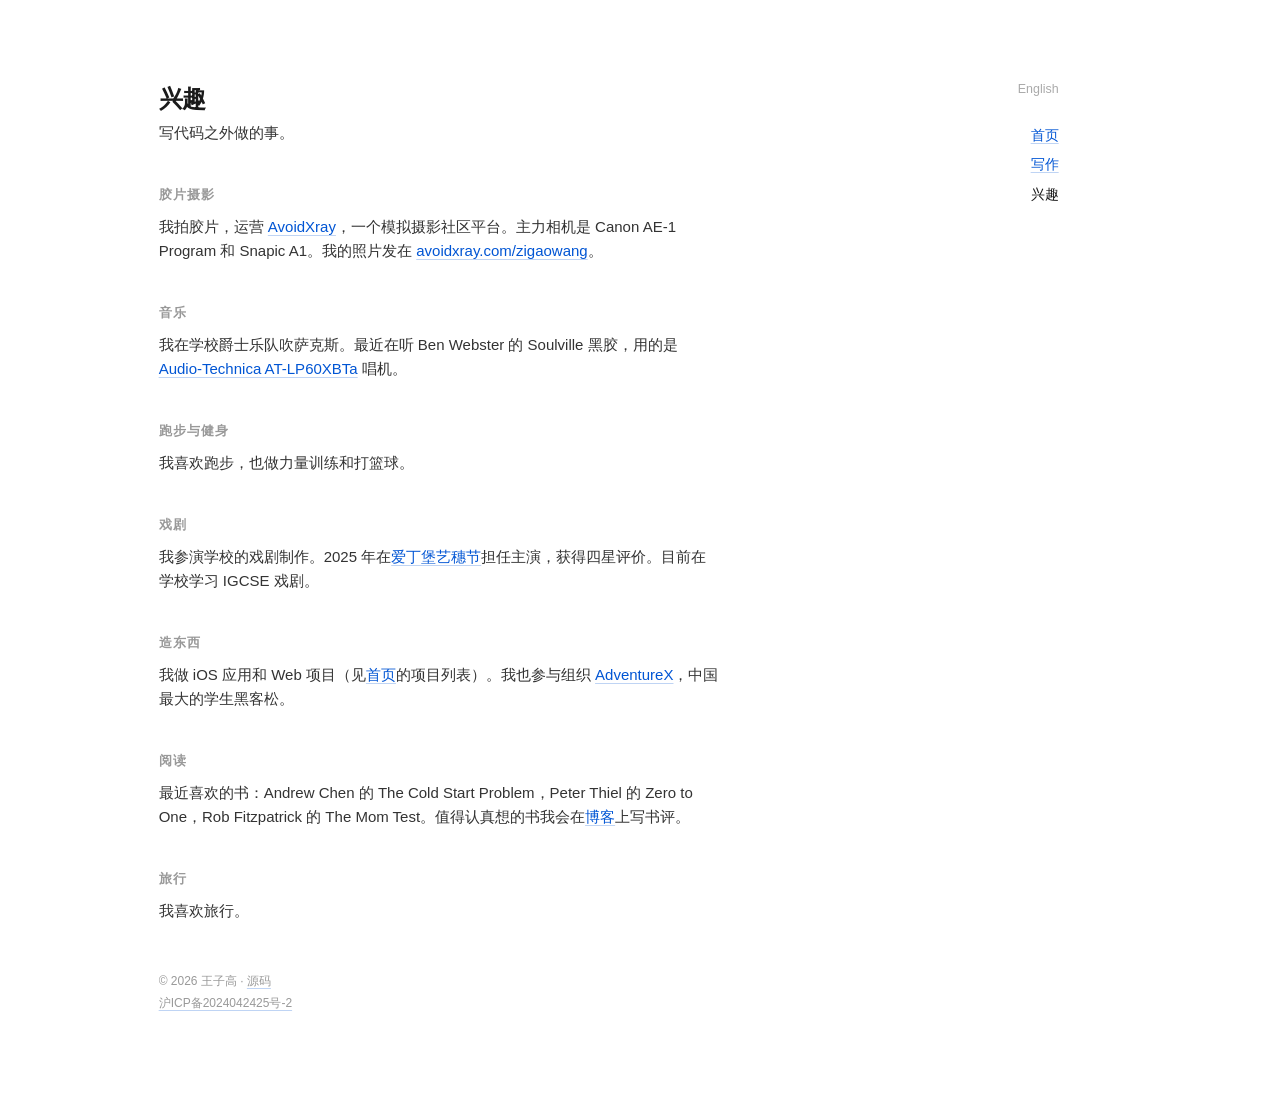
<file: zh-interests.html>
<!DOCTYPE html>
<html lang="zh-CN">
<head>
  <meta charset="UTF-8">
  <meta name="viewport" content="width=device-width, initial-scale=1.0">
  <title>兴趣 — 王子高</title>
  <link rel="icon" type="image/png" href="/favicon/favicon-96x96.png" sizes="96x96">
  <link rel="icon" type="image/svg+xml" href="/favicon/favicon.svg">
  <link rel="shortcut icon" href="/favicon/favicon.ico">
  <link rel="apple-touch-icon" sizes="180x180" href="/favicon/apple-touch-icon.png">
  <link rel="manifest" href="/favicon/site.webmanifest">
  <link rel="stylesheet" href="styles.css">
  <meta name="description" content="王子高的兴趣爱好。">
  <script async src="https://www.googletagmanager.com/gtag/js?id=G-WPB8T94YE5"></script>
  <script>
    window.dataLayer = window.dataLayer || [];
    function gtag(){dataLayer.push(arguments);}
    gtag('js', new Date());
    gtag('config', 'G-WPB8T94YE5');
  </script>
</head>
<body>
  <div class="page-layout">
    <main>
      <h1>兴趣</h1>

      <p class="bio">写代码之外做的事。</p>

      <section>
        <h2>胶片摄影</h2>
        <p>我拍胶片，运营 <a href="https://avoidxray.com">AvoidXray</a>，一个模拟摄影社区平台。主力相机是 Canon AE-1 Program 和 Snapic A1。我的照片发在 <a href="https://avoidxray.com/zigaowang">avoidxray.com/zigaowang</a>。</p>
      </section>

      <section>
        <h2>音乐</h2>
        <p>我在学校爵士乐队吹萨克斯。最近在听 Ben Webster 的 Soulville 黑胶，用的是 <a href="https://www.audio-technica.com.hk/index.php?op=productdetails&pid=1459&cid=30&sid=52&lang=eng">Audio-Technica AT-LP60XBTa</a> 唱机。</p>
      </section>

      <section>
        <h2>跑步与健身</h2>
        <p>我喜欢跑步，也做力量训练和打篮球。</p>
      </section>

      <section>
        <h2>戏剧</h2>
        <p>我参演学校的戏剧制作。2025 年在<a href="https://www.edfringe.com">爱丁堡艺穗节</a>担任主演，获得四星评价。目前在学校学习 IGCSE 戏剧。</p>
      </section>

      <section>
        <h2>造东西</h2>
        <p>我做 iOS 应用和 Web 项目（见<a href="zh.html">首页</a>的项目列表）。我也参与组织 <a href="https://adventure-x.org">AdventureX</a>，中国最大的学生黑客松。</p>
      </section>

      <section>
        <h2>阅读</h2>
        <p>最近喜欢的书：Andrew Chen 的 The Cold Start Problem，Peter Thiel 的 Zero to One，Rob Fitzpatrick 的 The Mom Test。值得认真想的书我会在<a href="https://blog.zigao.wang">博客</a>上写书评。</p>
      </section>

      <section>
        <h2>旅行</h2>
        <p>我喜欢旅行。</p>
      </section>

      <footer>&copy; 2026 王子高 · <a href="https://github.com/ZigaoWang/zigao.wang_new">源码</a><br><a href="https://beian.miit.gov.cn/">沪ICP备2024042425号-2</a></footer>
    </main>

    <aside>
      <div class="lang-toggle"><a href="interests.html">English</a></div>
      <nav class="elsewhere">
        <a href="zh.html">首页</a>
        <a href="zh-writing.html">写作</a>
        <a href="zh-interests.html" aria-current="page">兴趣</a>
      </nav>
    </aside>
  </div>
</body>
</html>
</file>
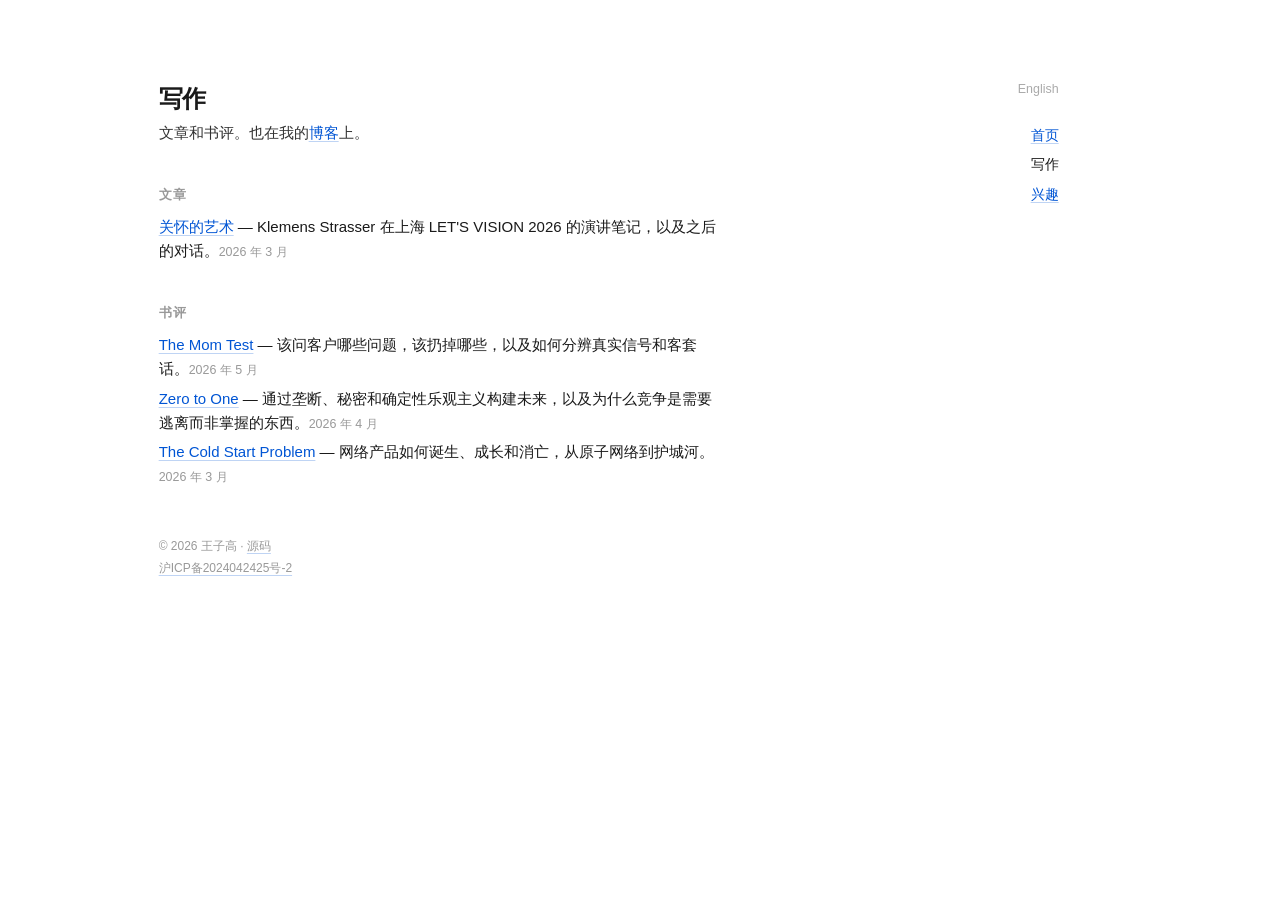
<file: zh-writing.html>
<!DOCTYPE html>
<html lang="zh-CN">
<head>
  <meta charset="UTF-8">
  <meta name="viewport" content="width=device-width, initial-scale=1.0">
  <title>写作 — 王子高</title>
  <link rel="icon" type="image/png" href="/favicon/favicon-96x96.png" sizes="96x96">
  <link rel="icon" type="image/svg+xml" href="/favicon/favicon.svg">
  <link rel="shortcut icon" href="/favicon/favicon.ico">
  <link rel="apple-touch-icon" sizes="180x180" href="/favicon/apple-touch-icon.png">
  <link rel="manifest" href="/favicon/site.webmanifest">
  <link rel="stylesheet" href="styles.css">
  <meta name="description" content="王子高的写作和书评。">
  <script async src="https://www.googletagmanager.com/gtag/js?id=G-WPB8T94YE5"></script>
  <script>
    window.dataLayer = window.dataLayer || [];
    function gtag(){dataLayer.push(arguments);}
    gtag('js', new Date());
    gtag('config', 'G-WPB8T94YE5');
  </script>
</head>
<body>
  <div class="page-layout">
    <main>
      <h1>写作</h1>

      <p class="bio">文章和书评。也在我的<a href="https://blog.zigao.wang">博客</a>上。</p>

      <section>
        <h2>文章</h2>
        <ul>
          <li><a href="https://blog.zigao.wang/blog/klemens-strasser-talk/">关怀的艺术</a> — Klemens Strasser 在上海 LET'S VISION 2026 的演讲笔记，以及之后的对话。<span class="date">2026 年 3 月</span></li>
        </ul>
      </section>

      <section>
        <h2>书评</h2>
        <ul>
          <li><a href="https://blog.zigao.wang/blog/the-mom-test/">The Mom Test</a> — 该问客户哪些问题，该扔掉哪些，以及如何分辨真实信号和客套话。<span class="date">2026 年 5 月</span></li>
          <li><a href="https://blog.zigao.wang/blog/zero-to-one/">Zero to One</a> — 通过垄断、秘密和确定性乐观主义构建未来，以及为什么竞争是需要逃离而非掌握的东西。<span class="date">2026 年 4 月</span></li>
          <li><a href="https://blog.zigao.wang/blog/the-cold-start-problem/">The Cold Start Problem</a> — 网络产品如何诞生、成长和消亡，从原子网络到护城河。<span class="date">2026 年 3 月</span></li>
        </ul>
      </section>

      <footer>&copy; 2026 王子高 · <a href="https://github.com/ZigaoWang/zigao.wang_new">源码</a><br><a href="https://beian.miit.gov.cn/">沪ICP备2024042425号-2</a></footer>
    </main>

    <aside>
      <div class="lang-toggle"><a href="writing.html">English</a></div>
      <nav class="elsewhere">
        <a href="zh.html">首页</a>
        <a href="zh-writing.html" aria-current="page">写作</a>
        <a href="zh-interests.html">兴趣</a>
      </nav>
    </aside>
  </div>
</body>
</html>
</file>
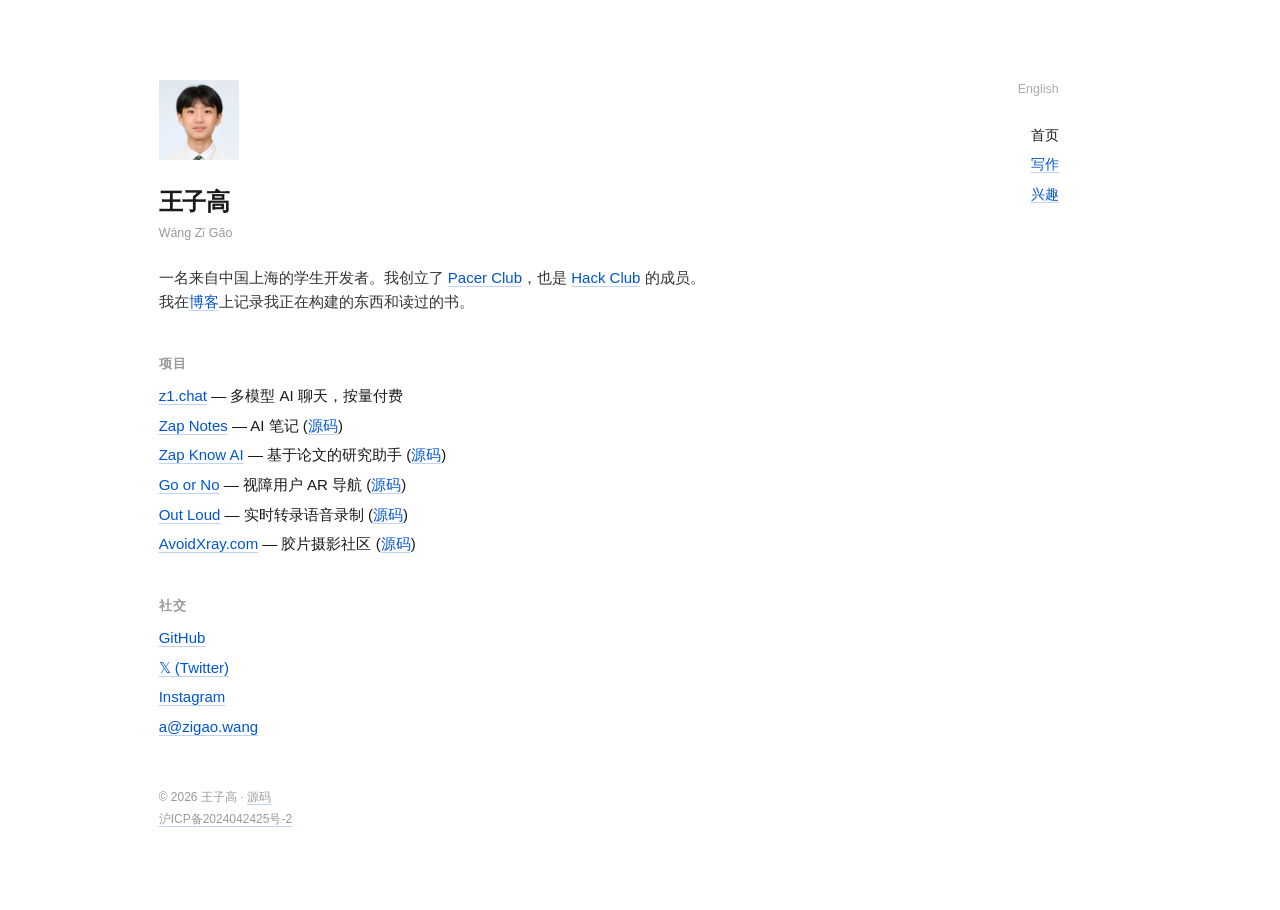
<file: zh.html>
<!DOCTYPE html>
<html lang="zh-CN">
<head>
  <meta charset="UTF-8">
  <meta name="viewport" content="width=device-width, initial-scale=1.0">
  <title>王子高</title>
  <link rel="icon" type="image/png" href="/favicon/favicon-96x96.png" sizes="96x96">
  <link rel="icon" type="image/svg+xml" href="/favicon/favicon.svg">
  <link rel="shortcut icon" href="/favicon/favicon.ico">
  <link rel="apple-touch-icon" sizes="180x180" href="/favicon/apple-touch-icon.png">
  <link rel="manifest" href="/favicon/site.webmanifest">
  <link rel="stylesheet" href="styles.css">
  <meta name="description" content="王子高 — 上海学生开发者。">
  <meta property="og:title" content="王子高">
  <meta property="og:description" content="上海学生开发者。">
  <meta property="og:url" content="https://zigao.wang/zh.html">
  <meta property="og:type" content="website">
  <meta property="og:locale" content="zh_CN">
  <script async src="https://www.googletagmanager.com/gtag/js?id=G-WPB8T94YE5"></script>
  <script>
    window.dataLayer = window.dataLayer || [];
    function gtag(){dataLayer.push(arguments);}
    gtag('js', new Date());
    gtag('config', 'G-WPB8T94YE5');
  </script>
</head>
<body>
  <div class="page-layout">
    <main>
      <img src="zigao.webp" alt="王子高" class="profile-img" width="80" height="80">
      <h1>王子高</h1>
      <span class="pronunciation">Wáng Zǐ Gāo</span>

      <p class="bio">一名来自中国上海的学生开发者。我创立了 <a href="https://github.com/pacerclub">Pacer Club</a>，也是 <a href="https://hackclub.com">Hack Club</a> 的成员。我在<a href="https://blog.zigao.wang">博客</a>上记录我正在构建的东西和读过的书。</p>

      <section>
        <h2>项目</h2>
        <ul>
          <li><a href="https://z1.chat">z1.chat</a> — 多模型 AI 聊天，按量付费</li>
          <li><a href="https://apps.apple.com/us/app/zap-notes/id6740298881">Zap Notes</a> — AI 笔记 (<a href="https://github.com/ZigaoWang/ZapNotesApp">源码</a>)</li>
          <li><a href="https://apps.apple.com/us/app/zap-know-ai/id6745419831">Zap Know AI</a> — 基于论文的研究助手 (<a href="https://github.com/ZigaoWang/ZapKnowAI-iOS">源码</a>)</li>
          <li><a href="https://apps.apple.com/us/app/go-or-no/id6744859953">Go or No</a> — 视障用户 AR 导航 (<a href="https://github.com/ZigaoWang/go-or-no">源码</a>)</li>
          <li><a href="https://out-loud.app/">Out Loud</a> — 实时转录语音录制 (<a href="https://github.com/ZigaoWang/out-loud-app">源码</a>)</li>
          <li><a href="https://avoidxray.com/">AvoidXray.com</a> — 胶片摄影社区 (<a href="https://github.com/ZigaoWang/avoidxray.com">源码</a>)</li>
        </ul>
      </section>

      <section>
        <h2>社交</h2>
        <ul>
          <li><a href="https://github.com/ZigaoWang">GitHub</a></li>
          <li><a href="https://x.com/zigaow">&#120143; (Twitter)</a></li>
          <li><a href="https://www.instagram.com/zigaowang24/">Instagram</a></li>
          <li><a href="mailto:a@zigao.wang">a@zigao.wang</a></li>
        </ul>
      </section>

      <footer>&copy; 2026 王子高 · <a href="https://github.com/ZigaoWang/zigao.wang_new">源码</a><br><a href="https://beian.miit.gov.cn/">沪ICP备2024042425号-2</a></footer>
    </main>

    <aside>
      <div class="lang-toggle"><a href="index.html">English</a></div>
      <nav class="elsewhere">
        <a href="zh.html" aria-current="page">首页</a>
        <a href="zh-writing.html">写作</a>
        <a href="zh-interests.html">兴趣</a>
      </nav>
    </aside>
  </div>
</body>
</html>
</file>
<file: styles.css>
* {
  margin: 0;
  padding: 0;
  box-sizing: border-box;
}

body {
  font-family: -apple-system, BlinkMacSystemFont, "Segoe UI", Helvetica, Arial, sans-serif;
  font-size: 15px;
  line-height: 1.6;
  color: #1a1a1a;
  background: #fff;
  padding: 5rem 2rem;
}

::selection {
  background: #cde3f7;
}

a {
  color: #0055d4;
  text-decoration: underline;
  text-decoration-color: rgba(0, 85, 212, 0.25);
  text-underline-offset: 2.5px;
  text-decoration-thickness: 1px;
  transition: text-decoration-color 0.15s;
}

a:hover {
  text-decoration-color: currentColor;
}

.page-layout {
  display: grid;
  grid-template-columns: minmax(0, 560px) auto;
  gap: 4rem;
  max-width: 900px;
  margin-left: max(3rem, calc((100vw - 900px) / 3));
}

main {
  min-width: 0;
}

aside {
  text-align: right;
  padding-top: 0;
}

h1 {
  font-size: 1.5rem;
  font-weight: 700;
  margin-bottom: 0.15rem;
  letter-spacing: -0.02em;
}

.pronunciation {
  display: block;
  font-size: 0.78rem;
  font-weight: 400;
  color: #999;
  margin-bottom: 1.4rem;
}

.play-btn {
  background: none;
  border: none;
  cursor: pointer;
  padding: 0;
  vertical-align: middle;
  display: inline-flex;
  align-items: center;
  position: relative;
  top: -1px;
  margin-left: 2px;
}

.play-btn svg {
  width: 15px;
  height: 15px;
  fill: #bbb;
  transition: fill 0.15s;
}

.play-btn:hover svg {
  fill: #555;
}

.profile-img {
  width: 80px;
  height: 80px;
  object-fit: cover;
  margin-bottom: 1rem;
}

.bio {
  margin-bottom: 2.5rem;
  color: #333;
}

section {
  margin-bottom: 2.5rem;
}

section h2 {
  font-size: 0.8rem;
  font-weight: 600;
  text-transform: uppercase;
  letter-spacing: 0.08em;
  color: #999;
  margin-bottom: 0.6rem;
}

section p {
  color: #333;
}

ul {
  list-style: none;
  padding: 0;
}

ul li {
  margin-bottom: 0.35rem;
}

.lang-toggle {
  font-size: 0.78rem;
  margin-bottom: 1.5rem;
}

.lang-toggle a {
  color: #aaa;
  text-decoration: none;
}

.lang-toggle a:hover {
  color: #555;
}

.back-link {
  font-size: 0.78rem;
  margin-bottom: 3.5rem;
}

.back-link a {
  color: #aaa;
  text-decoration: none;
}

.back-link a:hover {
  color: #555;
}

.elsewhere {
  display: flex;
  flex-direction: column;
  font-size: 0.9rem;
}

.elsewhere a {
  margin-bottom: 0.4rem;
}

.elsewhere a[aria-current="page"] {
  color: #1a1a1a;
  text-decoration: none;
  pointer-events: none;
}

.date {
  font-size: 0.78rem;
  color: #999;
}

footer {
  margin-top: 3rem;
  font-size: 0.75rem;
  color: #999;
  line-height: 1.8;
}

footer a {
  color: #999;
}

@media (max-width: 700px) {
  body {
    padding: 3rem 1.5rem;
  }

  .page-layout {
    grid-template-columns: 1fr;
    gap: 0;
    margin-left: 0;
  }

  aside {
    text-align: left;
    margin-top: 0;
    order: -1;
    margin-bottom: 2rem;
    display: flex;
    justify-content: space-between;
    align-items: baseline;
  }

  .lang-toggle {
    margin-bottom: 0;
    order: 1;
  }

  .elsewhere {
    flex-direction: row;
    flex-wrap: wrap;
  }

  .elsewhere a {
    margin-bottom: 0;
    margin-right: 0.75rem;
  }
}
</file>
